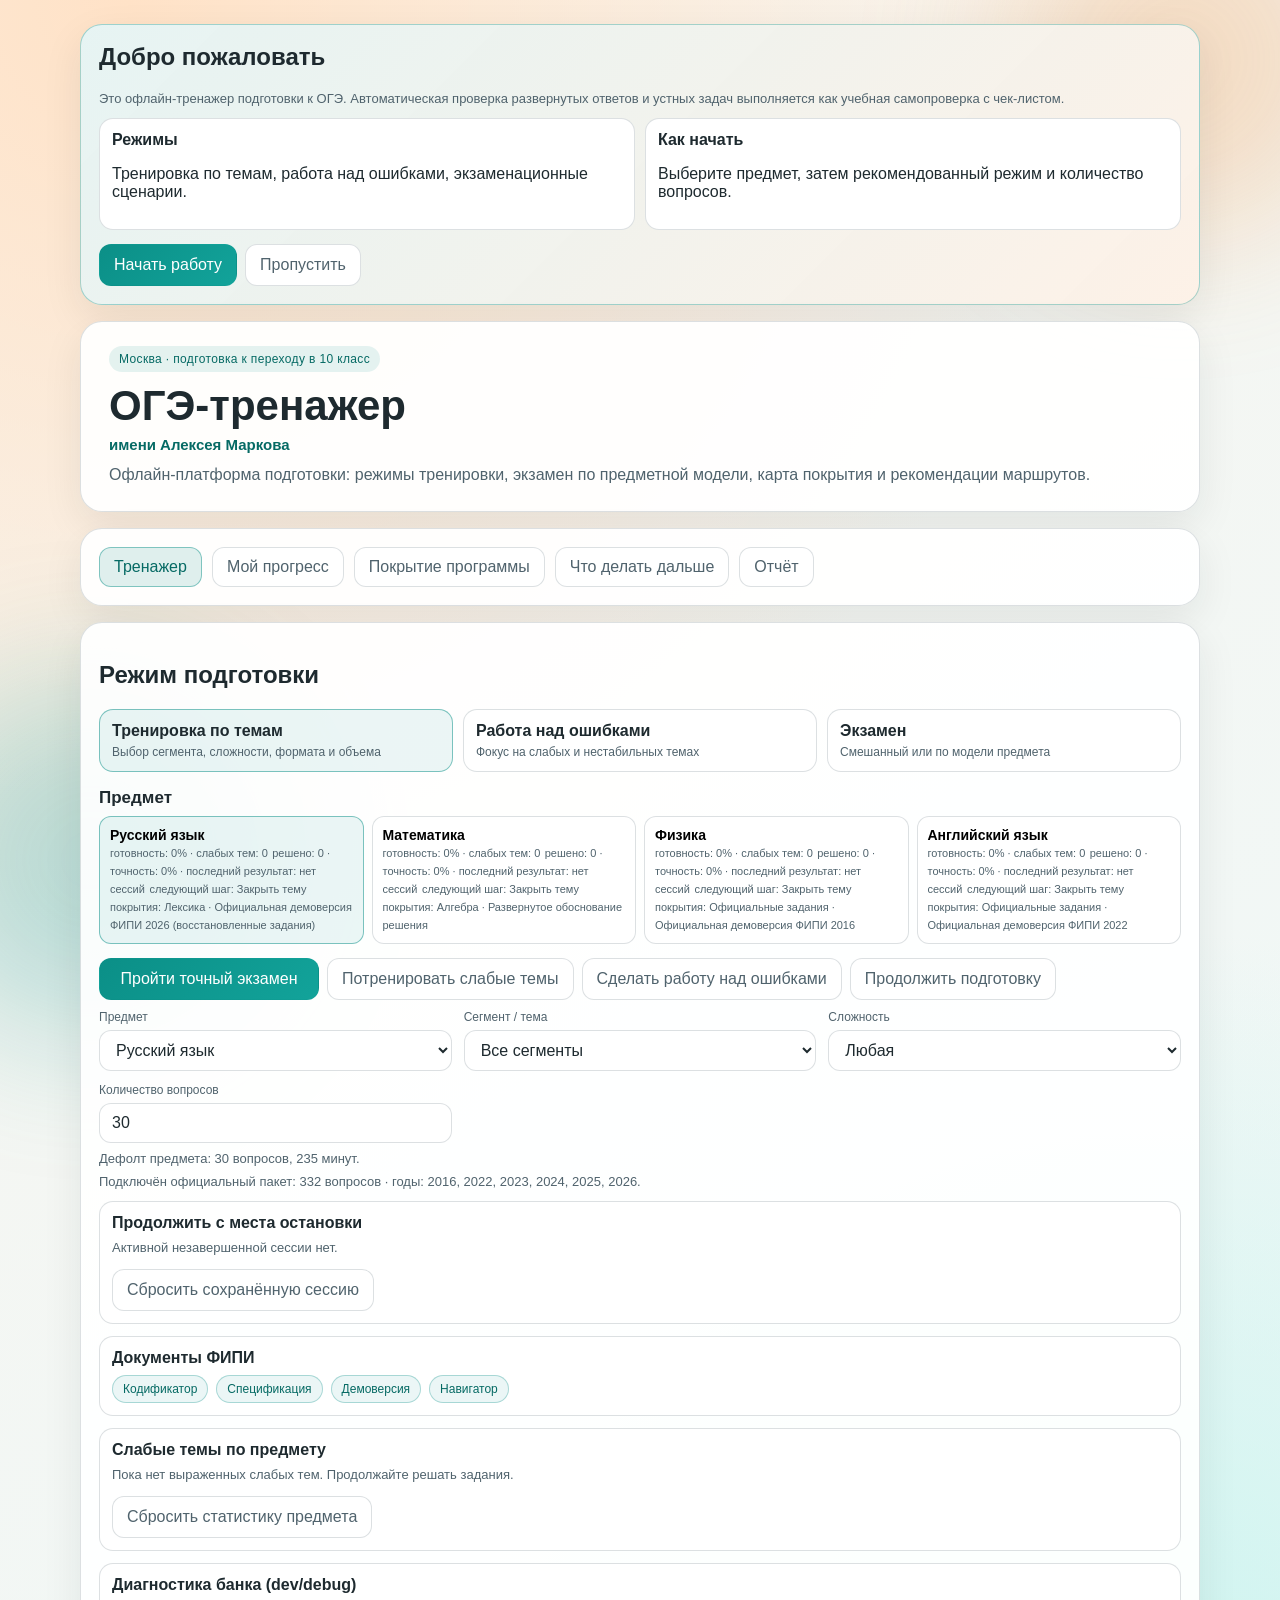
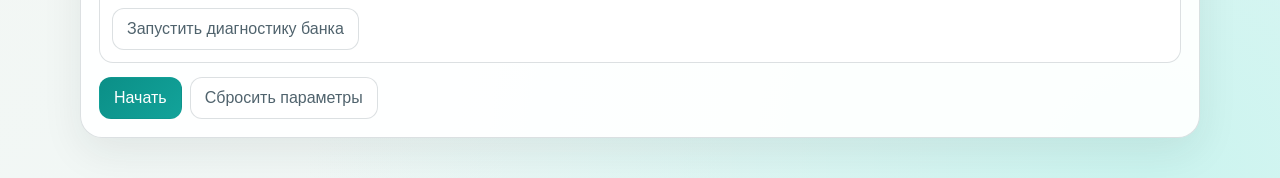
<file: index.html>
<!doctype html>
<html lang="ru">
  <head>
    <meta charset="UTF-8" />
    <meta name="viewport" content="width=device-width, initial-scale=1.0" />
    <title>ОГЭ-тренажер: 9 -> 10 класс</title>
    <link rel="stylesheet" href="styles.css" />
    <script>
      (function () {
        function ensureErrorBox() {
          var box = document.getElementById("bootErrorBox");
          if (box) {
            return box;
          }
          box = document.createElement("div");
          box.id = "bootErrorBox";
          box.style.position = "fixed";
          box.style.left = "12px";
          box.style.right = "12px";
          box.style.bottom = "12px";
          box.style.zIndex = "99999";
          box.style.background = "#fff4f4";
          box.style.border = "1px solid #d88484";
          box.style.borderRadius = "10px";
          box.style.padding = "10px 12px";
          box.style.font = "12px/1.4 monospace";
          box.style.color = "#6a1a1a";
          box.style.whiteSpace = "pre-wrap";
          document.addEventListener("DOMContentLoaded", function () {
            if (!document.getElementById("bootErrorBox")) {
              document.body.appendChild(box);
            }
          });
          return box;
        }

        function showBootError(text) {
          var box = ensureErrorBox();
          box.textContent = text + "\n\nBoot log:\n" + (window.__bootLog || []).join("\n");
          if (document.body && !document.getElementById("bootErrorBox")) {
            document.body.appendChild(box);
          }
        }

        function isBrowserCompatible() {
          try {
            new Function("return ({a:1, b:2})");
            new Function("const x = {a:1}; const y = {...x}; return y.a;");
            return true;
          } catch (error) {
            showBootError(
              "Браузер слишком старый для этой версии тренажера.\n" +
                "Откройте сайт в актуальном Google Chrome / Edge / Firefox."
            );
            return false;
          }
        }

        function loadScriptsSequentially() {
          var scripts = ["officialPackData.js", "questionBank.js", "assessmentEngine.js", "planningEngine.js", "app.js"];
          var index = 0;
          var cacheToken = String(Date.now());
          window.__bootLog = [];
          window.__bootCurrentScript = "";

          function loadNext() {
            if (index >= scripts.length) {
              window.__bootLog.push("All scripts loaded");
              return;
            }

            var src = scripts[index];
            window.__bootCurrentScript = src;
            window.__bootLog.push("Loading: " + src);
            var script = document.createElement("script");
            script.src = src + "?v=" + encodeURIComponent(cacheToken);
            script.onload = function () {
              window.__bootLog.push("Loaded: " + src);
              index += 1;
              loadNext();
            };
            script.onerror = function () {
              window.__bootLog.push("Failed: " + src);
              showBootError("Ошибка загрузки скрипта: " + src);
            };
            document.body.appendChild(script);
          }

          loadNext();
        }

        window.addEventListener(
          "error",
          function (event) {
            var target = event.target || event.srcElement;
            if (target && target.tagName === "SCRIPT" && target.src) {
              showBootError("Ошибка ресурса SCRIPT: " + target.src);
              return;
            }
            var file = event.filename || "(unknown file)";
            var line = event.lineno || 0;
            var col = event.colno || 0;
            var message = event.message || "Script error";
            if (file === "(unknown file)" && window.__bootCurrentScript) {
              file = window.__bootCurrentScript + " (detected by loader)";
            }
            showBootError("JS error: " + message + "\n@ " + file + ":" + line + ":" + col);
          },
          true
        );

        window.addEventListener("DOMContentLoaded", function () {
          if (!isBrowserCompatible()) {
            return;
          }
          loadScriptsSequentially();
        });
      })();
    </script>
  </head>
  <body>
    <div class="background-glow glow-a"></div>
    <div class="background-glow glow-b"></div>

    <main class="app-shell">
      <section class="panel hidden" id="onboardingView">
        <h2>Добро пожаловать</h2>
        <p class="setup-note">
          Это офлайн-тренажер подготовки к ОГЭ. Автоматическая проверка развернутых ответов и устных задач
          выполняется как учебная самопроверка с чек-листом.
        </p>
        <div class="analytics-grid">
          <article class="analytics-card">
            <h3>Режимы</h3>
            <p>Тренировка по темам, работа над ошибками, экзаменационные сценарии.</p>
          </article>
          <article class="analytics-card">
            <h3>Как начать</h3>
            <p>Выберите предмет, затем рекомендованный режим и количество вопросов.</p>
          </article>
        </div>
        <div class="exam-actions">
          <button id="onboardingStartBtn" class="primary-btn">Начать работу</button>
          <button id="onboardingSkipBtn" class="ghost-btn">Пропустить</button>
        </div>
      </section>

      <header class="hero">
        <p class="hero-badge">Москва · подготовка к переходу в 10 класс</p>
        <h1>ОГЭ-тренажер</h1>
        <p class="hero-name">имени Алексея Маркова</p>
        <p class="hero-subtitle">
          Офлайн-платформа подготовки: режимы тренировки, экзамен по предметной модели, карта покрытия и
          рекомендации маршрутов.
        </p>
      </header>

      <section class="panel">
        <div class="top-nav">
          <button id="openTrainerBtn" class="top-nav-btn active">Тренажер</button>
          <button id="openProgressBtn" class="top-nav-btn">Мой прогресс</button>
          <button id="openCoverageBtn" class="top-nav-btn">Покрытие программы</button>
          <button id="openNextStepsBtn" class="top-nav-btn">Что делать дальше</button>
          <button id="openReportBtn" class="top-nav-btn">Отчёт</button>
        </div>
      </section>

      <section class="panel" id="trainerView">
        <h2>Режим подготовки</h2>
        <div class="mode-grid" id="modeGrid">
          <button data-mode="topic" class="mode-card active">
            <strong>Тренировка по темам</strong>
            <span>Выбор сегмента, сложности, формата и объема</span>
          </button>
          <button data-mode="mistakes" class="mode-card">
            <strong>Работа над ошибками</strong>
            <span>Фокус на слабых и нестабильных темах</span>
          </button>
          <button data-mode="exam" class="mode-card">
            <strong>Экзамен</strong>
            <span>Смешанный или по модели предмета</span>
          </button>
        </div>

        <h3 class="section-title">Предмет</h3>
        <div class="subject-cards" id="subjectCards"></div>
        <div class="exam-actions quick-actions">
          <button id="quickExactExamBtn" class="primary-btn">Пройти точный экзамен</button>
          <button id="quickWeakTopicsBtn" class="ghost-btn">Потренировать слабые темы</button>
          <button id="quickMistakesBtn" class="ghost-btn">Сделать работу над ошибками</button>
          <button id="quickContinueBtn" class="ghost-btn">Продолжить подготовку</button>
        </div>

        <div class="setup-grid">
          <label class="field">
            <span>Предмет</span>
            <select id="subjectSelect"></select>
          </label>

          <label class="field exam-only">
            <span>Тип экзамена</span>
            <select id="examModelSelect">
              <option value="mixedTrainer">Смешанный экзамен-тренажер</option>
              <option value="subjectModelExact">Точный экзаменационный макет</option>
              <option value="subjectModelTraining">Экзаменационная тренировка</option>
            </select>
          </label>

          <label class="field exam-only">
            <span>Вариант/seed (1-15)</span>
            <select id="variantSelect"></select>
          </label>

          <label class="field topic-only">
            <span>Сегмент / тема</span>
            <select id="segmentSelect"></select>
          </label>

          <label class="field topic-only">
            <span>Сложность</span>
            <select id="difficultySelect">
              <option value="any">Любая</option>
              <option value="basic">basic</option>
              <option value="medium">medium</option>
              <option value="hard">hard</option>
            </select>
          </label>

          <label class="field">
            <span>Количество вопросов</span>
            <input id="questionCountInput" type="number" min="10" step="1" />
          </label>

          <label class="field exam-only">
            <span>Лимит времени (минут)</span>
            <input id="timeLimitInput" type="number" min="15" step="1" />
          </label>
        </div>

        <p class="setup-note" id="limitsHint"></p>
        <p class="setup-note" id="modeHint"></p>

        <div class="meta-block">
          <h3>Продолжить с места остановки</h3>
          <div id="resumeSessionBox"></div>
          <div class="exam-actions">
            <button id="clearResumeSessionBtn" class="ghost-btn">Сбросить сохранённую сессию</button>
          </div>
        </div>

        <div class="meta-block">
          <h3>Документы ФИПИ</h3>
          <div id="fipiLinks" class="chips"></div>
        </div>

        <div class="meta-block">
          <h3>Слабые темы по предмету</h3>
          <div id="weakTopicsBox"></div>
          <div class="exam-actions">
            <button id="resetSubjectStatsFromWeakBtn" class="ghost-btn">Сбросить статистику предмета</button>
          </div>
        </div>

        <div class="meta-block exam-only">
          <h3>Матрица покрытия экзамена</h3>
          <div id="coverageBox"></div>
        </div>

        <div class="meta-block exam-only">
          <h3>Статусы вариантов</h3>
          <div id="variantStatusBox"></div>
          <div class="exam-actions">
            <button id="openVariantBtn" class="primary-btn">Открыть выбранный вариант</button>
            <button id="generateVariantBtn" class="ghost-btn">Сгенерировать новый вариант</button>
            <button id="rebuildVariantBtn" class="ghost-btn">Пересобрать вариант</button>
            <button id="compareVariantsBtn" class="ghost-btn">Сравнить варианты</button>
          </div>
          <div class="exam-actions">
            <button id="resetSubjectStatsBtn" class="ghost-btn">Сбросить статистику предмета</button>
            <button id="resetAllStatsBtn" class="ghost-btn">Сбросить всю статистику</button>
          </div>
        </div>

        <div class="meta-block">
          <h3>Диагностика банка (dev/debug)</h3>
          <div class="exam-actions">
            <button id="runBankDiagnosticsBtn" class="ghost-btn">Запустить диагностику банка</button>
            <button id="closeBankDiagnosticsBtn" class="ghost-btn hidden">Закрыть диагностику</button>
          </div>
          <div id="bankDiagnosticsBox"></div>
        </div>

        <div class="exam-actions">
          <button id="startBtn" class="primary-btn">Начать</button>
          <button id="resetDefaultsBtn" class="ghost-btn">Сбросить параметры</button>
        </div>
      </section>

      <section class="panel hidden" id="sessionView">
        <div class="exam-header">
          <div>
            <p class="meta-line" id="metaSubject"></p>
            <h2 id="metaTitle"></h2>
          </div>
          <div class="progress-wrap">
            <p id="progressText">Вопрос 1</p>
            <div class="progress-track">
              <div id="progressBar" class="progress-bar"></div>
            </div>
          </div>
          <div class="timer-box" id="timerBox">
            <p>Осталось</p>
            <strong id="timerText">--:--</strong>
          </div>
        </div>

        <article class="question-card">
          <p class="question-topic" id="questionTopic"></p>
          <p class="question-meta" id="questionMeta"></p>
          <h3 id="questionPrompt"></h3>
          <div id="questionSupplement" class="question-supplement"></div>
          <div id="optionsBox" class="options-box"></div>
        </article>

        <article class="feedback-box hidden" id="feedbackBox"></article>

        <div class="exam-actions">
          <button id="nextBtn" class="primary-btn">Ответить</button>
          <button id="finishEarlyBtn" class="ghost-btn">Завершить досрочно</button>
          <button id="exitSessionBtn" class="ghost-btn">Вернуться к настройкам</button>
        </div>
      </section>

      <section class="panel hidden" id="resultView">
        <h2>Результат сессии</h2>
        <p class="result-meta" id="resultMeta"></p>

        <div class="result-grid">
          <article class="result-card">
            <p>Баллы</p>
            <h3 id="scoreValue">0 / 0</h3>
          </article>
          <article class="result-card">
            <p>Точность</p>
            <h3 id="percentValue">0%</h3>
          </article>
          <article class="result-card">
            <p>Статус подготовки</p>
            <h3 id="readinessValue">-</h3>
          </article>
        </div>

        <div class="analytics-grid">
          <article class="analytics-card">
            <h3>По сложности</h3>
            <div id="difficultyStats"></div>
          </article>
          <article class="analytics-card">
            <h3>По темам</h3>
            <div id="segmentStats"></div>
          </article>
        </div>

        <div class="meta-block">
          <h3>Следующий шаг</h3>
          <div id="nextStepBox"></div>
        </div>

        <div class="mistakes-wrap">
          <h3>Разбор</h3>
          <div id="reviewList"></div>
        </div>

        <div class="exam-actions">
          <button id="repeatSimilarBtn" class="primary-btn">Повторить похожие задания</button>
          <button id="startMistakesBtn" class="ghost-btn">Начать работу над ошибками</button>
          <button id="startExamBtn" class="ghost-btn">Пройти экзамен</button>
          <button id="backToSetupBtn" class="ghost-btn">К настройкам</button>
        </div>
      </section>

      <section class="panel hidden" id="progressView">
        <h2>Мой прогресс (контур ученика)</h2>
        <div class="result-grid">
          <article class="result-card">
            <p>Сессий</p>
            <h3 id="progressSessions">0</h3>
          </article>
          <article class="result-card">
            <p>Решено вопросов</p>
            <h3 id="progressQuestions">0</h3>
          </article>
          <article class="result-card">
            <p>Средняя точность</p>
            <h3 id="progressAccuracy">0%</h3>
          </article>
        </div>

        <div class="analytics-grid">
          <article class="analytics-card">
            <h3>Прогресс по предметам</h3>
            <div id="progressBySubject"></div>
          </article>
          <article class="analytics-card">
            <h3>Слабые темы</h3>
            <div id="progressWeakTopics"></div>
          </article>
        </div>

        <div class="meta-block">
          <h3>Сравнение вариантов 1–15</h3>
          <div id="variantCompareBox"></div>
        </div>

        <div class="meta-block">
          <h3>Последние сессии</h3>
          <div id="recentSessions"></div>
        </div>

        <div class="exam-actions">
          <button id="refreshProgressBtn" class="ghost-btn">Обновить</button>
          <button id="toTrainerBtn" class="primary-btn">Вернуться в тренажер</button>
        </div>
      </section>

      <section class="panel hidden" id="coverageView">
        <h2>Покрытие программы</h2>
        <p class="setup-note">Карта покрытия по сегментам, темам, форматам и сложности.</p>

        <div class="meta-block">
          <h3>Сводка покрытия</h3>
          <div id="coverageSummaryBox"></div>
        </div>

        <div class="meta-block">
          <h3>Детализация по темам</h3>
          <div id="coverageTableBox"></div>
        </div>

        <div class="exam-actions">
          <button id="refreshCoverageBtn" class="ghost-btn">Обновить покрытие</button>
          <button id="coverageToTrainerBtn" class="primary-btn">Вернуться в тренажер</button>
        </div>
      </section>

      <section class="panel hidden" id="nextStepsView">
        <h2>Что делать дальше</h2>
        <div class="setup-grid">
          <label class="field">
            <span>Маршрут подготовки</span>
            <select id="routeSelect"></select>
          </label>
        </div>

        <div class="exam-actions">
          <button id="buildNextStepsBtn" class="primary-btn">Сформировать рекомендации</button>
          <button id="nextStepsToTrainerBtn" class="ghost-btn">Вернуться в тренажер</button>
        </div>

        <div class="meta-block">
          <h3>Рекомендованный план</h3>
          <div id="nextActionsBox"></div>
        </div>
      </section>

      <section class="panel hidden" id="reportView">
        <h2>Отчёт (родительский контур)</h2>
        <p class="setup-note">Локальная аналитика без серверной части.</p>

        <div class="meta-block">
          <h3>Сводка готовности</h3>
          <div id="reportSummaryBox"></div>
        </div>

        <div class="meta-block">
          <h3>Динамика и риски</h3>
          <div id="reportTableBox"></div>
        </div>

        <div class="exam-actions">
          <button id="exportJsonBtn" class="ghost-btn">Экспорт JSON</button>
          <button id="importJsonBtn" class="ghost-btn">Импорт JSON</button>
          <button id="exportHtmlReportBtn" class="ghost-btn">Экспорт HTML-отчёта</button>
          <button id="refreshReportBtn" class="ghost-btn">Обновить отчёт</button>
          <button id="reportToTrainerBtn" class="primary-btn">Вернуться в тренажер</button>
        </div>
        <input id="importJsonInput" type="file" accept="application/json" class="hidden-file-input" />
      </section>
    </main>

  </body>
</html>
</file>
<file: styles.css>
:root {
  --surface: rgba(255, 255, 255, 0.92);
  --surface-strong: #ffffff;
  --text: #1e2a2f;
  --text-soft: #50636d;
  --accent: #0b8f87;
  --accent-dark: #066a64;
  --warm: #ef8f3b;
  --danger: #b93030;
  --success: #1f9655;
  --border: rgba(12, 39, 51, 0.14);
}

* {
  box-sizing: border-box;
}

body {
  margin: 0;
  min-height: 100vh;
  font-family: "Avenir Next", "Trebuchet MS", "Segoe UI", sans-serif;
  color: var(--text);
  background:
    radial-gradient(circle at 10% 0%, #ffe2c7 0, transparent 45%),
    radial-gradient(circle at 90% 100%, #cbf4ef 0, transparent 40%),
    linear-gradient(145deg, #f9f5ef, #eef8f8);
  overflow-x: hidden;
}

.background-glow {
  position: fixed;
  width: 360px;
  height: 360px;
  border-radius: 50%;
  filter: blur(75px);
  pointer-events: none;
  opacity: 0.25;
  z-index: 0;
  animation: drift 9s ease-in-out infinite alternate;
}

.glow-a {
  top: -120px;
  right: -80px;
  background: #ef8f3b;
}

.glow-b {
  bottom: -140px;
  left: -90px;
  background: #0b8f87;
  animation-delay: 1.5s;
}

@keyframes drift {
  from {
    transform: translateY(0) scale(1);
  }
  to {
    transform: translateY(-24px) scale(1.08);
  }
}

.app-shell {
  position: relative;
  z-index: 1;
  width: min(1120px, 95vw);
  margin: 24px auto 40px;
  display: grid;
  gap: 16px;
}

.hero,
.panel {
  background: var(--surface);
  border: 1px solid var(--border);
  border-radius: 22px;
  box-shadow: 0 14px 40px rgba(25, 37, 42, 0.08);
}

.hero {
  padding: 24px 28px;
}

.hero-badge {
  display: inline-block;
  margin: 0;
  background: rgba(11, 143, 135, 0.11);
  color: var(--accent-dark);
  padding: 6px 10px;
  border-radius: 999px;
  font-size: 12px;
  letter-spacing: 0.03em;
}

.hero h1 {
  margin: 10px 0 8px;
  font-size: clamp(28px, 4vw, 42px);
}

.hero-name {
  margin: -2px 0 10px;
  font-size: 15px;
  color: var(--accent-dark);
  font-weight: 600;
}

.hero-subtitle {
  margin: 0;
  line-height: 1.5;
  color: var(--text-soft);
}

.panel {
  padding: 18px;
}

.hidden {
  display: none;
}

.hidden-file-input {
  display: none;
}

#onboardingView {
  border: 1px solid rgba(11, 143, 135, 0.35);
  background:
    linear-gradient(135deg, rgba(11, 143, 135, 0.1), rgba(239, 143, 59, 0.12)),
    #fff;
}

#onboardingView h2 {
  margin-top: 0;
}

.top-nav {
  display: flex;
  gap: 10px;
  flex-wrap: wrap;
}

.top-nav-btn {
  border: 1px solid var(--border);
  background: #fff;
  color: var(--text-soft);
  border-radius: 12px;
  padding: 10px 14px;
  cursor: pointer;
}

.top-nav-btn.active {
  background: rgba(11, 143, 135, 0.13);
  color: var(--accent-dark);
  border-color: rgba(11, 143, 135, 0.45);
}

.section-title {
  margin: 16px 0 8px;
  font-size: 17px;
}

.mode-grid {
  display: grid;
  grid-template-columns: repeat(3, minmax(180px, 1fr));
  gap: 10px;
}

.mode-card {
  text-align: left;
  border: 1px solid var(--border);
  background: #fff;
  border-radius: 14px;
  padding: 12px;
  cursor: pointer;
  color: var(--text);
}

.mode-card strong {
  display: block;
  margin-bottom: 5px;
}

.mode-card span {
  display: block;
  font-size: 12px;
  color: var(--text-soft);
}

.mode-card.active {
  border-color: rgba(11, 143, 135, 0.5);
  background: rgba(11, 143, 135, 0.08);
}

.subject-cards {
  display: grid;
  grid-template-columns: repeat(4, minmax(120px, 1fr));
  gap: 8px;
}

.subject-card {
  border: 1px solid var(--border);
  background: #fff;
  border-radius: 12px;
  padding: 10px;
  cursor: pointer;
  text-align: left;
}

.subject-card strong {
  display: block;
  font-size: 14px;
}

.subject-card small {
  color: var(--text-soft);
  font-size: 11px;
}

.subject-card.active {
  border-color: rgba(11, 143, 135, 0.5);
  background: rgba(11, 143, 135, 0.08);
}

.setup-grid {
  margin-top: 10px;
  display: grid;
  grid-template-columns: repeat(3, minmax(180px, 1fr));
  gap: 12px;
}

.field {
  display: grid;
  gap: 6px;
}

.field span {
  font-size: 12px;
  color: var(--text-soft);
}

.field.field-locked span::after {
  content: " (фиксировано)";
  color: var(--accent-dark);
  font-weight: 600;
}

select,
input,
button {
  font: inherit;
}

select,
input {
  background: var(--surface-strong);
  border: 1px solid var(--border);
  border-radius: 12px;
  padding: 10px 12px;
  color: var(--text);
}

input[type="number"] {
  width: 100%;
}

.primary-btn,
.ghost-btn,
.option-btn {
  border-radius: 12px;
  border: 1px solid transparent;
  padding: 11px 14px;
  cursor: pointer;
}

.primary-btn {
  background: linear-gradient(135deg, var(--accent), #12a39a);
  color: #fff;
}

.primary-btn:disabled {
  opacity: 0.5;
  cursor: not-allowed;
}

.ghost-btn {
  background: #fff;
  border-color: var(--border);
  color: var(--text-soft);
}

.setup-note {
  margin: 8px 0 0;
  color: var(--text-soft);
  font-size: 13px;
}

.meta-block {
  margin-top: 12px;
  border: 1px solid var(--border);
  background: #fff;
  border-radius: 14px;
  padding: 12px;
}

.meta-block h3 {
  margin: 0 0 8px;
  font-size: 16px;
}

.chips {
  display: flex;
  flex-wrap: wrap;
  gap: 8px;
}

.chip-link {
  display: inline-block;
  font-size: 12px;
  padding: 6px 10px;
  border-radius: 999px;
  border: 1px solid rgba(11, 143, 135, 0.3);
  color: var(--accent-dark);
  text-decoration: none;
  background: rgba(11, 143, 135, 0.08);
}

.exam-actions {
  margin-top: 14px;
  display: flex;
  flex-wrap: wrap;
  gap: 8px;
}

.quick-actions .primary-btn {
  min-width: 220px;
}

.matrix-table,
.status-table {
  width: 100%;
  border-collapse: collapse;
  font-size: 13px;
}

.matrix-table th,
.matrix-table td,
.status-table th,
.status-table td {
  border-bottom: 1px solid rgba(20, 56, 70, 0.1);
  padding: 7px 6px;
  text-align: left;
}

.status-chip {
  display: inline-block;
  border-radius: 999px;
  padding: 4px 8px;
  font-size: 12px;
  border: 1px solid transparent;
}

.status-done {
  color: #0b7b49;
  background: rgba(31, 150, 85, 0.14);
  border-color: rgba(31, 150, 85, 0.35);
}

.status-partial {
  color: #9b4c00;
  background: rgba(239, 143, 59, 0.18);
  border-color: rgba(239, 143, 59, 0.45);
}

.status-none {
  color: #5d6a72;
  background: rgba(80, 99, 109, 0.12);
  border-color: rgba(80, 99, 109, 0.28);
}

.weak-list,
.next-step-list {
  display: grid;
  gap: 8px;
}

.weak-item,
.next-step-item {
  background: #fff;
  border: 1px solid var(--border);
  border-radius: 10px;
  padding: 8px 10px;
  font-size: 13px;
}

.resume-card {
  border: 1px solid var(--border);
  background: #fff;
  border-radius: 10px;
  padding: 10px;
  font-size: 13px;
}

.resume-card strong {
  display: block;
  margin-bottom: 4px;
}

.info-banner {
  margin-top: 8px;
  padding: 8px 10px;
  border-radius: 10px;
  border: 1px solid rgba(239, 143, 59, 0.45);
  background: rgba(239, 143, 59, 0.15);
  color: #7f4708;
  font-size: 12px;
}

.badge {
  display: inline-block;
  padding: 2px 7px;
  border-radius: 999px;
  font-size: 11px;
}

.badge-strong {
  background: rgba(31, 150, 85, 0.12);
  color: #137546;
}

.badge-unstable {
  background: rgba(239, 143, 59, 0.17);
  color: #8d4f08;
}

.badge-weak {
  background: rgba(185, 48, 48, 0.13);
  color: #9a2727;
}

.exam-header {
  display: flex;
  justify-content: space-between;
  gap: 14px;
  align-items: flex-start;
}

.meta-line {
  margin: 0;
  color: var(--text-soft);
  font-size: 13px;
}

.exam-header h2 {
  margin: 4px 0 0;
}

.progress-wrap {
  min-width: 250px;
}

.progress-wrap p {
  margin: 0 0 8px;
  font-size: 13px;
  color: var(--text-soft);
}

.progress-track {
  width: 100%;
  height: 10px;
  border-radius: 999px;
  background: rgba(15, 56, 72, 0.1);
  overflow: hidden;
}

.progress-bar {
  width: 0;
  height: 100%;
  border-radius: inherit;
  background: linear-gradient(90deg, var(--warm), #f4b15f);
}

.timer-box {
  min-width: 130px;
  padding: 10px 12px;
  border-radius: 12px;
  border: 1px solid var(--border);
  background: #fff;
}

.timer-box p {
  margin: 0;
  font-size: 12px;
  color: var(--text-soft);
}

.timer-box strong {
  display: block;
  margin-top: 2px;
  font-size: 22px;
}

.timer-box.warning {
  border-color: rgba(185, 48, 48, 0.52);
  background: rgba(185, 48, 48, 0.1);
}

.question-card {
  margin-top: 14px;
  background: #fff;
  border: 1px solid var(--border);
  border-radius: 16px;
  padding: 16px;
}

.question-topic {
  margin: 0;
  color: var(--accent-dark);
  font-size: 13px;
}

.question-meta {
  margin: 6px 0 0;
  color: var(--text-soft);
  font-size: 12px;
}

.question-card h3 {
  margin: 8px 0 0;
  line-height: 1.45;
}

.question-supplement {
  margin-top: 10px;
  display: grid;
  gap: 8px;
}

.supplement-card {
  border: 1px dashed rgba(11, 143, 135, 0.4);
  border-radius: 10px;
  padding: 8px 10px;
  background: rgba(11, 143, 135, 0.05);
  font-size: 13px;
}

.supplement-card details {
  margin-top: 6px;
}

.passage-text {
  margin: 8px 0 0;
  white-space: pre-wrap;
  line-height: 1.5;
}

.supplement-card audio {
  width: 100%;
  margin-top: 8px;
}

.options-box {
  margin-top: 14px;
  display: grid;
  gap: 8px;
}

.option-btn {
  width: 100%;
  text-align: left;
  background: #fbfcfc;
  border-color: rgba(17, 58, 73, 0.2);
  line-height: 1.35;
}

.option-btn.correct {
  background: rgba(31, 150, 85, 0.13);
  border-color: rgba(31, 150, 85, 0.5);
}

.option-btn.wrong {
  background: rgba(185, 48, 48, 0.1);
  border-color: rgba(185, 48, 48, 0.45);
}

.option-btn.locked {
  cursor: default;
}

.type-row {
  display: flex;
  align-items: center;
  gap: 10px;
  padding: 8px 10px;
  border: 1px solid rgba(17, 58, 73, 0.12);
  border-radius: 10px;
  background: #fff;
}

.type-row input[type="checkbox"],
.type-row input[type="radio"] {
  transform: translateY(1px);
}

.type-row.sequence-row,
.type-row.matching-row {
  justify-content: space-between;
}

.text-answer-input,
.extended-answer-input {
  width: 100%;
  border: 1px solid var(--border);
  border-radius: 12px;
  padding: 10px 12px;
  background: #fff;
}

.extended-answer-input {
  min-height: 150px;
  resize: vertical;
}

.fill-prompt {
  margin: 0 0 6px;
  color: var(--text-soft);
  font-size: 13px;
}

.rubric-box {
  margin-top: 10px;
  padding: 10px;
  border: 1px dashed rgba(15, 56, 72, 0.25);
  border-radius: 10px;
  background: rgba(11, 143, 135, 0.05);
}

.rubric-box h4 {
  margin: 0 0 6px;
}

.rubric-box p {
  margin: 4px 0 0;
  font-size: 13px;
}

.feedback-box {
  margin-top: 12px;
  border-radius: 14px;
  padding: 12px;
  border: 1px solid transparent;
}

.feedback-ok {
  background: rgba(31, 150, 85, 0.1);
  border-color: rgba(31, 150, 85, 0.35);
}

.feedback-bad {
  background: rgba(185, 48, 48, 0.1);
  border-color: rgba(185, 48, 48, 0.35);
}

.explain-grid {
  margin-top: 8px;
  display: grid;
  gap: 7px;
}

.explain-item {
  background: rgba(255, 255, 255, 0.82);
  border-radius: 10px;
  padding: 8px 10px;
  border: 1px solid rgba(20, 56, 70, 0.12);
}

.explain-item p {
  margin: 0;
  font-size: 13px;
}

.explain-actions {
  margin-top: 10px;
  display: flex;
  flex-wrap: wrap;
  gap: 8px;
}

.tiny-btn {
  border: 1px solid var(--border);
  border-radius: 999px;
  padding: 6px 10px;
  font-size: 12px;
  background: #fff;
  color: var(--text-soft);
  cursor: pointer;
}

.result-meta {
  margin: 6px 0 0;
  color: var(--text-soft);
}

.result-grid {
  margin-top: 12px;
  display: grid;
  grid-template-columns: repeat(3, minmax(150px, 1fr));
  gap: 10px;
}

.result-card {
  background: #fff;
  border: 1px solid var(--border);
  border-radius: 14px;
  padding: 12px;
}

.result-card p {
  margin: 0;
  color: var(--text-soft);
}

.result-card h3 {
  margin: 8px 0 0;
  font-size: 26px;
}

.analytics-grid {
  margin-top: 12px;
  display: grid;
  grid-template-columns: repeat(2, minmax(240px, 1fr));
  gap: 10px;
}

.analytics-card {
  background: #fff;
  border: 1px solid var(--border);
  border-radius: 14px;
  padding: 12px;
}

.analytics-card h3 {
  margin: 0 0 8px;
  font-size: 16px;
}

.stat-row {
  display: flex;
  justify-content: space-between;
  gap: 8px;
  font-size: 13px;
  padding: 4px 0;
  border-bottom: 1px dashed rgba(20, 56, 70, 0.12);
}

.stat-row:last-child {
  border-bottom: none;
}

.progress-row {
  margin-bottom: 8px;
}

.progress-row-head {
  display: flex;
  justify-content: space-between;
  font-size: 13px;
  margin-bottom: 5px;
}

.progress-meter {
  height: 8px;
  border-radius: 999px;
  background: rgba(15, 56, 72, 0.1);
  overflow: hidden;
}

.progress-meter-bar {
  height: 100%;
  background: linear-gradient(90deg, var(--accent), #14a9a0);
}

.mistakes-wrap {
  margin-top: 16px;
}

.review-item {
  margin-top: 10px;
  border: 1px solid var(--border);
  background: #fff;
  border-radius: 14px;
  padding: 12px;
}

.review-item h4 {
  margin: 0;
  font-size: 15px;
}

.review-item p {
  margin: 7px 0 0;
  font-size: 13px;
  line-height: 1.4;
}

.coverage-status {
  display: inline-block;
  padding: 3px 8px;
  border-radius: 999px;
  font-size: 11px;
}

.coverage-none {
  background: rgba(185, 48, 48, 0.15);
  color: #8d2424;
}

.coverage-weak {
  background: rgba(239, 143, 59, 0.2);
  color: #8d4f08;
}

.coverage-sufficient {
  background: rgba(11, 143, 135, 0.15);
  color: #066a64;
}

.coverage-strong {
  background: rgba(31, 150, 85, 0.15);
  color: #137546;
}

.aligned {
  background: rgba(31, 150, 85, 0.15);
  color: #137546;
}

.needs-attention {
  background: rgba(239, 143, 59, 0.2);
  color: #8d4f08;
}

.mono {
  font-family: "SFMono-Regular", Menlo, Consolas, monospace;
}

.mode-only-hidden {
  display: none !important;
}

.variant-compare-grid {
  display: grid;
  grid-template-columns: repeat(3, minmax(180px, 1fr));
  gap: 8px;
}

.variant-compare-item {
  border: 1px solid var(--border);
  border-radius: 10px;
  background: #fff;
  padding: 8px 10px;
  font-size: 13px;
}

@media (max-width: 900px) {
  .mode-grid,
  .subject-cards,
  .setup-grid,
  .result-grid,
  .analytics-grid {
    grid-template-columns: 1fr;
  }

  .exam-header {
    flex-direction: column;
  }

  .progress-wrap,
  .timer-box {
    width: 100%;
  }

  .variant-compare-grid {
    grid-template-columns: 1fr;
  }
}
</file>
